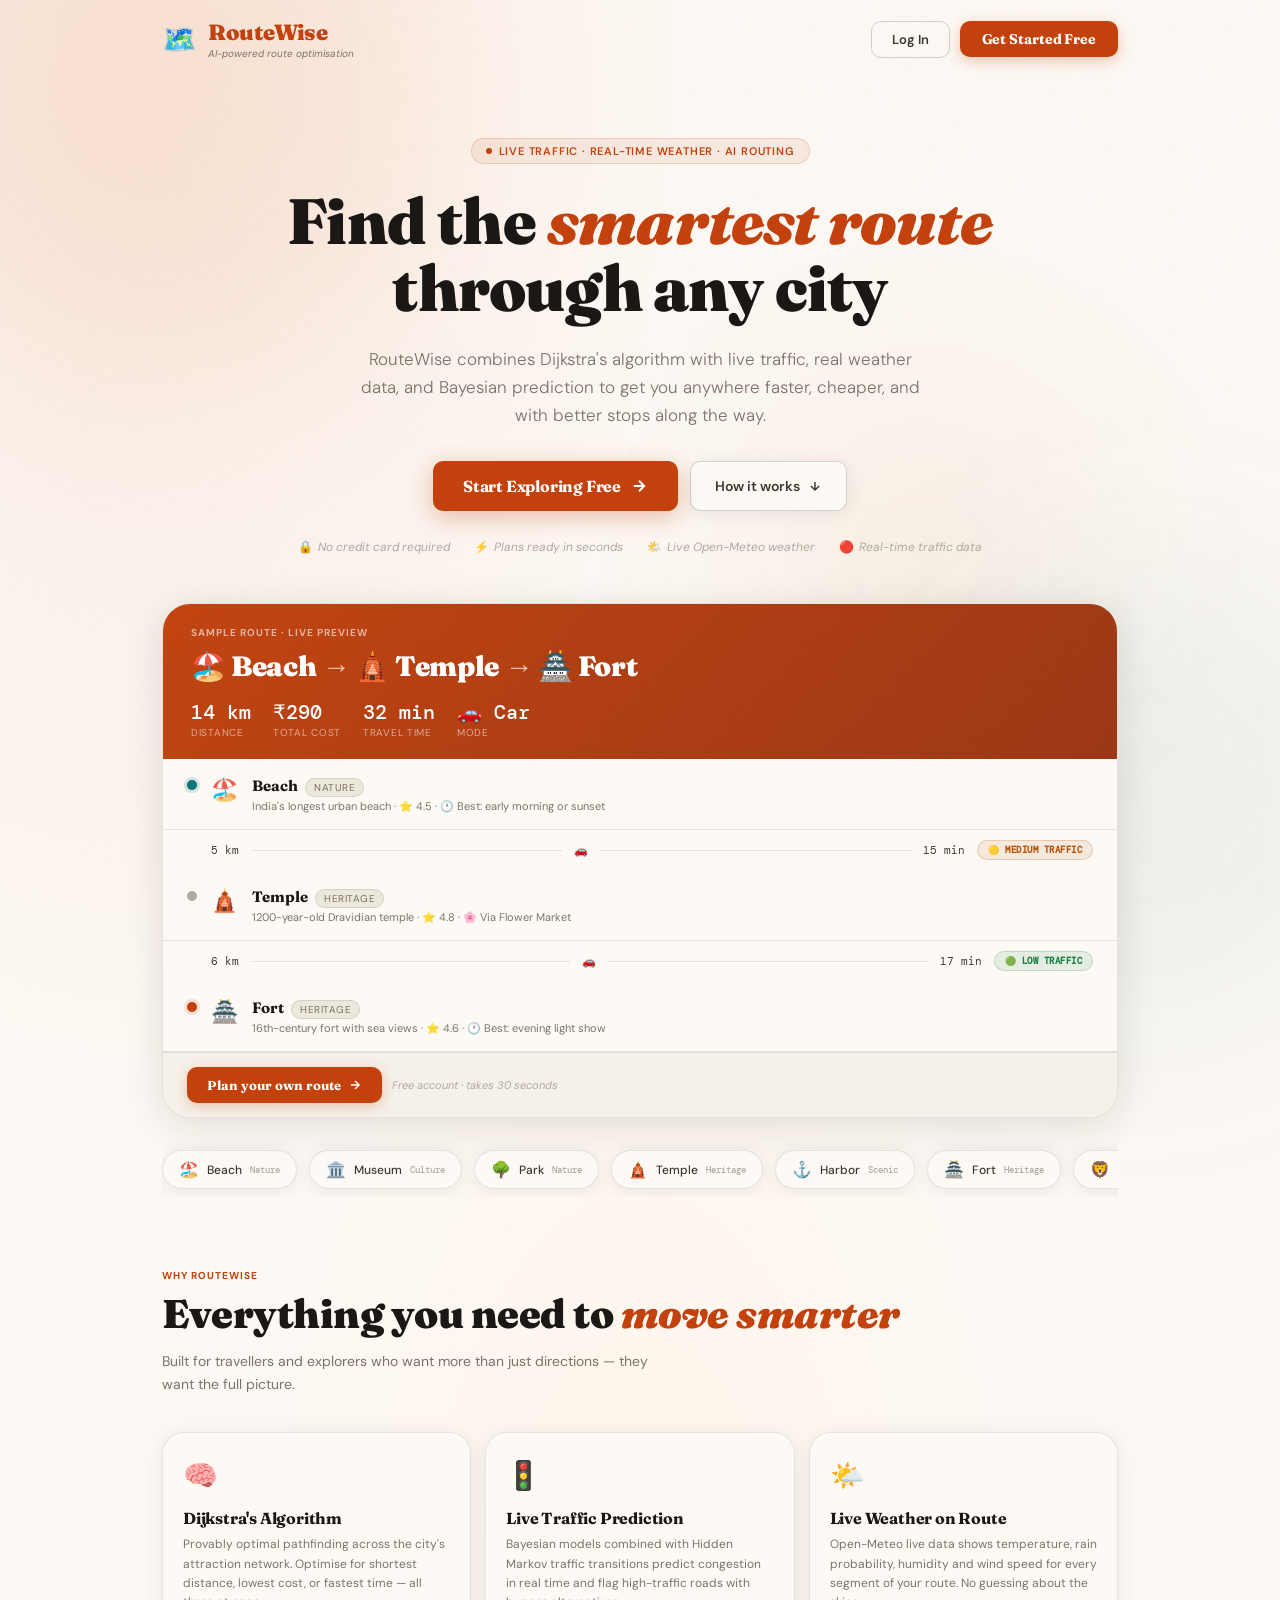
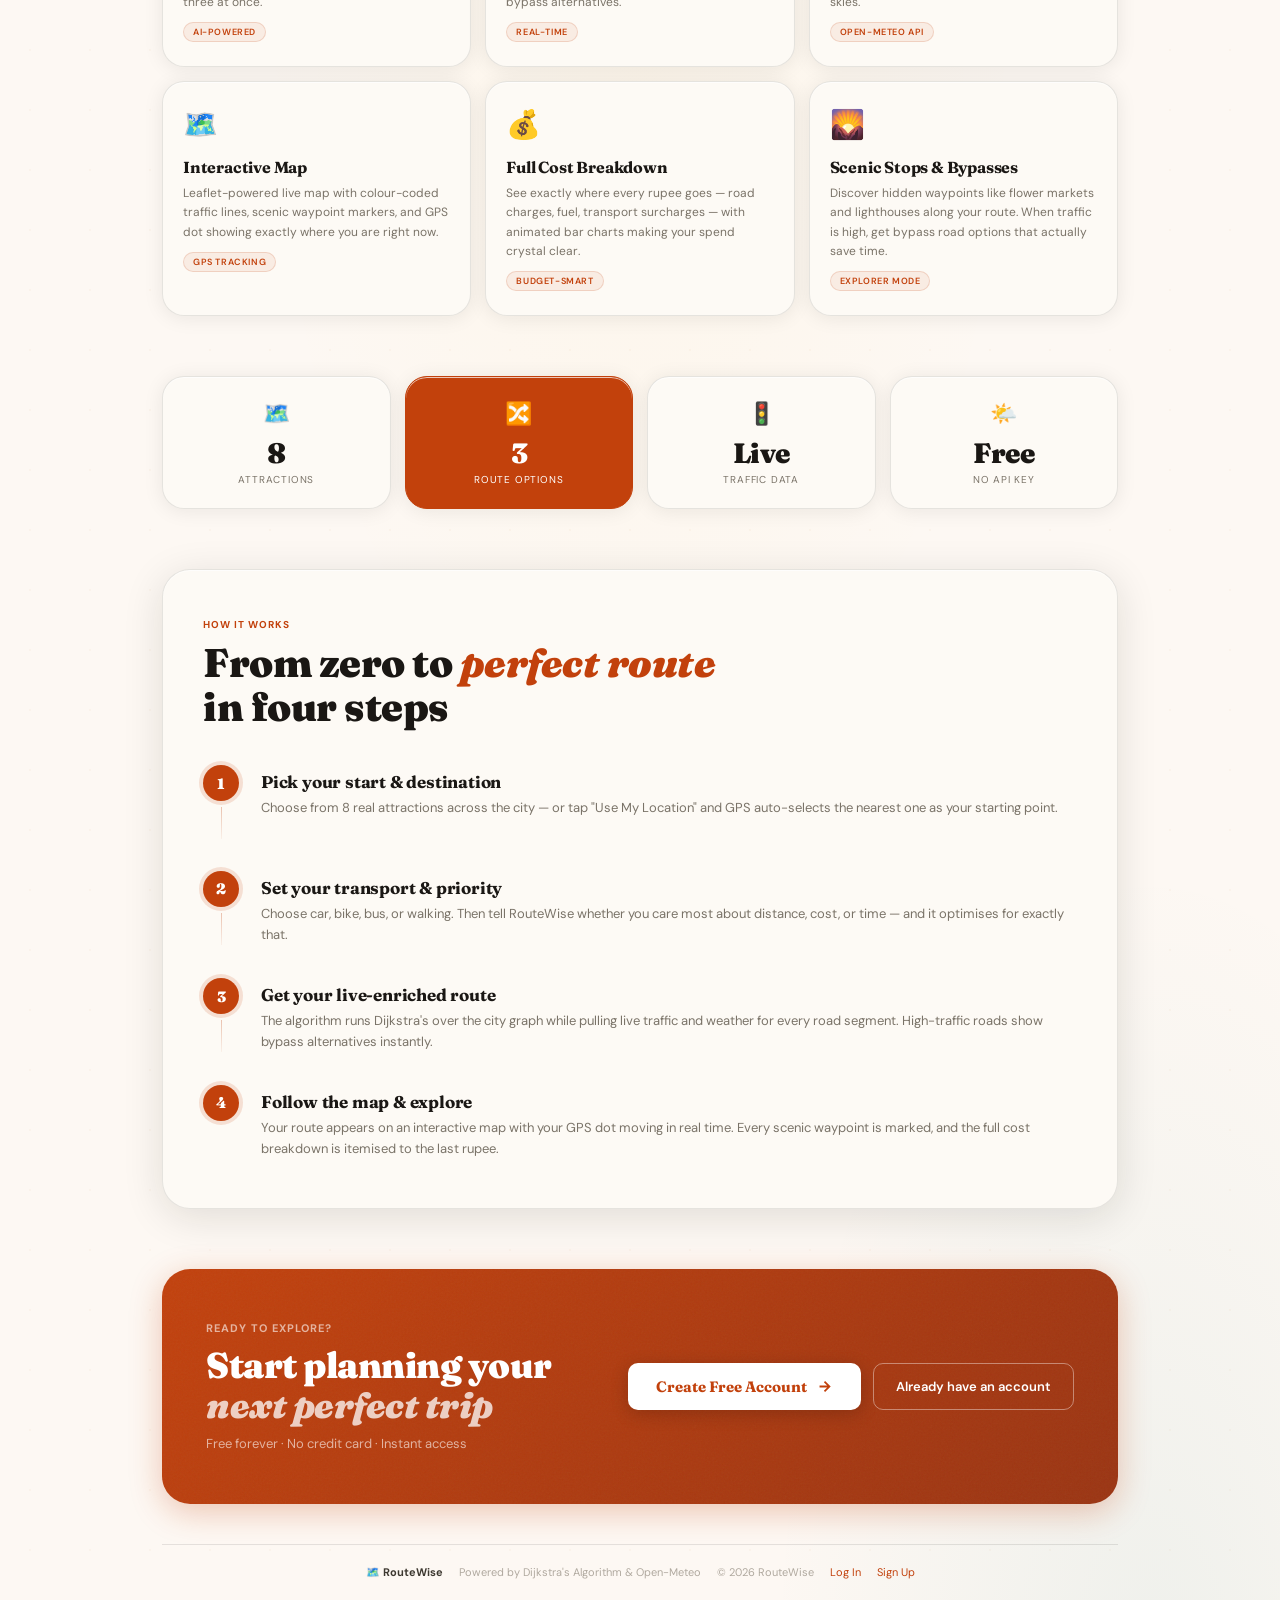
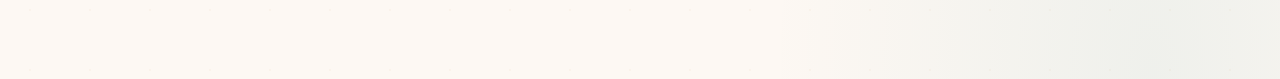
<file: templates/landing.html>
<!DOCTYPE html>
<html lang="en">
<head>
  <meta charset="UTF-8"/>
  <meta name="viewport" content="width=device-width,initial-scale=1.0"/>
  <title>RouteWise — AI-Powered Route Optimisation</title>
  <link href="https://fonts.googleapis.com/css2?family=Fraunces:ital,opsz,wght@0,9..144,300;0,9..144,700;0,9..144,900;1,9..144,700&family=DM+Sans:wght@300;400;500;600&family=DM+Mono:wght@400;500&display=swap" rel="stylesheet"/>
  <style>
    /* ── Tokens ── */
    :root {
      --paper:     #f5f0e8;
      --paper-2:   #ede8dc;
      --paper-3:   #e4ddd0;
      --white:     #fdfaf5;
      --ink:       #1a1714;
      --ink-2:     #3d3830;
      --ink-3:     #7a7368;
      --ink-4:     #b0a99f;
      --rust:      #c2410c;
      --rust-2:    #ea580c;
      --rust-glow: rgba(194,65,12,.14);
      --teal:      #0d7377;
      --amber:     #b45309;
      --green:     #15803d;
      --red:       #be123c;
      --bdr:       rgba(26,23,20,.1);
      --bdr-hi:    rgba(26,23,20,.18);
      --r-sm:      10px;
      --r-md:      16px;
      --r-lg:      22px;
      --r-xl:      28px;
      --shadow:    0 2px 20px rgba(26,23,20,.08), 0 1px 0 rgba(255,255,255,.7) inset;
      --shadow-lg: 0 8px 40px rgba(26,23,20,.12), 0 1px 0 rgba(255,255,255,.7) inset;
    }

    *, *::before, *::after { margin:0; padding:0; box-sizing:border-box }
    html { scroll-behavior:smooth }
    body {
      font-family: 'DM Sans', sans-serif;
      background: #fdf8f3;
      background-image:
        radial-gradient(ellipse 80% 60% at 10% 0%, rgba(194,65,12,.07) 0%, transparent 55%),
        radial-gradient(ellipse 60% 50% at 90% 100%, rgba(13,115,119,.06) 0%, transparent 50%),
        radial-gradient(ellipse 50% 40% at 50% 50%, rgba(251,191,36,.04) 0%, transparent 60%),
        url("data:image/svg+xml,%3Csvg xmlns='http://www.w3.org/2000/svg' width='60' height='60'%3E%3Ccircle cx='30' cy='30' r='1' fill='%23c2410c' opacity='.04'/%3E%3C/svg%3E");
      color: var(--ink);
      min-height: 100vh;
      overflow-x: hidden;
    }

    /* Grain */
    body::after {
      content:''; position:fixed; inset:0; z-index:0; pointer-events:none;
      background-image: url("data:image/svg+xml,%3Csvg viewBox='0 0 200 200' xmlns='http://www.w3.org/2000/svg'%3E%3Cfilter id='n'%3E%3CfeTurbulence type='fractalNoise' baseFrequency='0.9' numOctaves='4' stitchTiles='stitch'/%3E%3C/filter%3E%3Crect width='100%25' height='100%25' filter='url(%23n)' opacity='0.04'/%3E%3C/svg%3E");
      opacity:.45;
    }

    /* Blobs */
    .blob { position:fixed; border-radius:50%; filter:blur(90px); pointer-events:none; z-index:0 }
    .blob-1 { width:560px;height:560px;background:rgba(234,88,12,.07);top:-180px;left:-120px;animation:orb 20s ease-in-out infinite alternate }
    .blob-2 { width:480px;height:480px;background:rgba(13,115,119,.06);bottom:-140px;right:-100px;animation:orb 26s ease-in-out infinite alternate-reverse }
    .blob-3 { width:360px;height:360px;background:rgba(180,83,9,.05);top:42%;left:58%;animation:orb 17s ease-in-out infinite alternate }
    @keyframes orb { from{transform:scale(1) translate(0,0)} to{transform:scale(1.12) translate(22px,16px)} }

    /* Wrapper */
    .page { position:relative; z-index:1; max-width:1000px; margin:0 auto; padding:0 22px 80px }

    /* ── NAV ── */
    nav {
      display:flex; align-items:center; justify-content:space-between;
      padding:18px 0; gap:16px;
      animation: slideDown .55s cubic-bezier(.16,1,.3,1) both;
    }
    @keyframes slideDown { from{opacity:0;transform:translateY(-16px)} to{opacity:1;transform:none} }
    .nav-brand { display:flex; align-items:center; gap:11px; text-decoration:none }
    .nav-logo   { font-size:28px; animation:spin 16s linear infinite }
    @keyframes spin { to{transform:rotate(360deg)} }
    .nav-name   { font-family:'Fraunces',serif; font-weight:900; font-size:22px; color:var(--rust); letter-spacing:-.4px }
    .nav-tag    { font-size:10px; color:var(--ink-3); font-style:italic; margin-top:1px }
    .nav-btns   { display:flex; gap:10px; align-items:center }
    .btn-ghost  {
      padding:9px 20px; background:transparent; border:1.5px solid var(--bdr-hi);
      border-radius:var(--r-sm); font-family:'DM Sans',sans-serif; font-size:13px;
      font-weight:600; color:var(--ink-2); cursor:pointer; text-decoration:none;
      transition:all .2s;
    }
    .btn-ghost:hover { border-color:var(--rust); color:var(--rust); background:var(--rust-glow) }
    .btn-cta {
      padding:9px 22px; background:var(--rust); border:none; border-radius:var(--r-sm);
      font-family:'Fraunces',serif; font-size:14px; font-weight:700; color:#fff;
      cursor:pointer; text-decoration:none; letter-spacing:-.1px;
      box-shadow:0 4px 14px rgba(194,65,12,.28); transition:all .2s;
    }
    .btn-cta:hover { transform:translateY(-2px); box-shadow:0 8px 24px rgba(194,65,12,.38) }

    /* ── HERO ── */
    .hero {
      padding:60px 0 48px;
      display:flex; flex-direction:column; align-items:center; text-align:center; gap:24px;
      animation:fadeUp .6s cubic-bezier(.16,1,.3,1) .1s both;
    }
    @keyframes fadeUp { from{opacity:0;transform:translateY(20px)} to{opacity:1;transform:none} }

    .hero-eyebrow {
      display:inline-flex; align-items:center; gap:7px;
      background:rgba(194,65,12,.08); border:1px solid rgba(194,65,12,.18);
      border-radius:30px; padding:5px 14px;
      font-size:11px; font-weight:600; color:var(--rust);
      text-transform:uppercase; letter-spacing:.8px;
    }
    .eyebrow-dot { width:6px;height:6px;border-radius:50%;background:var(--rust);animation:blink 1.4s ease-in-out infinite }
    @keyframes blink { 0%,100%{opacity:1} 50%{opacity:.3} }

    .hero h1 {
      font-family:'Fraunces',serif; font-size:clamp(36px,7vw,64px);
      font-weight:900; line-height:1.04; color:var(--ink); letter-spacing:-.8px;
      max-width:720px;
    }
    .hero h1 em { font-style:italic; color:var(--rust) }
    .hero-sub {
      font-size:clamp(14px,2vw,17px); color:var(--ink-3); font-weight:300;
      line-height:1.65; max-width:560px;
    }

    .hero-actions { display:flex; gap:12px; flex-wrap:wrap; justify-content:center; margin-top:8px }
    .btn-hero {
      display:flex; align-items:center; gap:9px;
      padding:15px 30px; background:var(--rust); border:none;
      border-radius:var(--r-sm); font-family:'Fraunces',serif;
      font-size:16px; font-weight:700; color:#fff; cursor:pointer;
      text-decoration:none; letter-spacing:-.2px; position:relative; overflow:hidden;
      box-shadow:0 6px 24px rgba(194,65,12,.32); transition:all .22s;
    }
    .btn-hero::before {
      content:''; position:absolute; inset:0;
      background:linear-gradient(90deg,transparent,rgba(255,255,255,.15),transparent);
      transform:translateX(-100%); transition:transform .5s;
    }
    .btn-hero:hover::before { transform:translateX(100%) }
    .btn-hero:hover { transform:translateY(-2px); box-shadow:0 10px 32px rgba(194,65,12,.4) }
    .btn-hero svg { width:18px;height:18px;transition:transform .2s }
    .btn-hero:hover svg { transform:translateX(4px) }
    .btn-secondary {
      display:flex; align-items:center; gap:8px;
      padding:15px 24px; background:var(--white);
      border:1.5px solid var(--bdr-hi); border-radius:var(--r-sm);
      font-family:'DM Sans',sans-serif; font-size:14px; font-weight:600;
      color:var(--ink-2); cursor:pointer; text-decoration:none;
      transition:all .2s; box-shadow:var(--shadow);
    }
    .btn-secondary:hover { border-color:var(--rust); color:var(--rust); transform:translateY(-2px) }

    /* Trust bar */
    .trust-bar {
      display:flex; gap:24px; flex-wrap:wrap; justify-content:center;
      font-size:12px; color:var(--ink-4); font-style:italic; margin-top:4px;
    }
    .trust-item { display:flex; align-items:center; gap:5px }
    .trust-item span:first-child { font-style:normal }

    /* ── ROUTE DEMO ── */
    .demo-card {
      background:var(--white); border:1px solid var(--bdr); border-radius:var(--r-xl);
      box-shadow:var(--shadow-lg); overflow:hidden;
      animation:fadeUp .6s cubic-bezier(.16,1,.3,1) .2s both;
      margin:0 0 12px;
    }
    .demo-header {
      background:linear-gradient(135deg, #c2410c 0%, #9a3412 100%);
      padding:22px 28px 20px; position:relative; overflow:hidden;
    }
    .demo-header::before {
      content:''; position:absolute; inset:0;
      background-image: url("data:image/svg+xml,%3Csvg viewBox='0 0 200 200' xmlns='http://www.w3.org/2000/svg'%3E%3Cfilter id='n'%3E%3CfeTurbulence type='fractalNoise' baseFrequency='0.65' numOctaves='3' stitchTiles='stitch'/%3E%3C/filter%3E%3Crect width='100%25' height='100%25' filter='url(%23n)' opacity='0.05'/%3E%3C/svg%3E");
      pointer-events:none;
    }
    .demo-eyebrow { font-size:10px; font-weight:700; color:rgba(255,255,255,.6); text-transform:uppercase; letter-spacing:1px; margin-bottom:10px; position:relative }
    .demo-route   { font-family:'Fraunces',serif; font-size:clamp(20px,4vw,28px); font-weight:900; color:#fff; letter-spacing:-.4px; position:relative }
    .demo-route em { font-style:italic; color:rgba(255,255,255,.7) }
    .demo-stats {
      display:flex; gap:22px; flex-wrap:wrap; margin-top:16px; position:relative;
    }
    .ds { text-align:left }
    .ds-val { font-family:'DM Mono',monospace; font-size:20px; font-weight:500; color:#fff }
    .ds-lbl { font-size:10px; color:rgba(255,255,255,.55); text-transform:uppercase; letter-spacing:.7px; margin-top:1px }

    .demo-body { padding:0 }
    .demo-stop {
      display:flex; align-items:flex-start; gap:14px;
      padding:16px 24px; border-bottom:1px solid var(--bdr);
      opacity:0; transform:translateX(-16px);
    }
    .demo-stop.in { animation:stopIn .45s cubic-bezier(.16,1,.3,1) forwards }
    @keyframes stopIn { to{opacity:1;transform:none} }
    .ds-dot { width:10px; height:10px; border-radius:50%; flex-shrink:0; margin-top:5px }
    .ds-dot.start  { background:var(--teal); box-shadow:0 0 0 3px rgba(13,115,119,.18) }
    .ds-dot.end    { background:var(--rust); box-shadow:0 0 0 3px var(--rust-glow) }
    .ds-dot.mid    { background:var(--ink-4) }
    .ds-icon { font-size:22px; flex-shrink:0 }
    .ds-info { flex:1 }
    .ds-name { font-family:'Fraunces',serif; font-weight:700; font-size:15px; color:var(--ink) }
    .ds-cat  { font-size:10px; color:var(--ink-3); text-transform:uppercase; letter-spacing:.5px; background:var(--paper-2); border:1px solid var(--bdr); border-radius:20px; padding:2px 8px; margin-left:7px }
    .ds-meta { font-size:11px; color:var(--ink-3); margin-top:3px }

    .demo-road {
      display:flex; align-items:center; gap:12px;
      padding:10px 24px 10px 48px; font-size:11px; font-family:'DM Mono',monospace;
      opacity:0;
    }
    .demo-road.in { animation:fadeUp .3s ease forwards }
    .dr-line { flex:1; height:1px; background:var(--bdr) }
    .dr-badge {
      padding:3px 10px; border-radius:20px; font-size:9px; font-weight:700;
      text-transform:uppercase; letter-spacing:.5px;
    }
    .dr-badge.low    { background:rgba(21,128,61,.1); color:var(--green); border:1px solid rgba(21,128,61,.2) }
    .dr-badge.medium { background:rgba(180,83,9,.1);  color:var(--amber); border:1px solid rgba(180,83,9,.2) }
    .dr-badge.high   { background:rgba(190,18,60,.1); color:var(--red);   border:1px solid rgba(190,18,60,.2); animation:blink 1.4s ease-in-out infinite }
    .dr-dist { color:var(--ink-2) }
    .dr-time { color:var(--ink-2) }

    .demo-footer {
      display:flex; gap:10px; align-items:center; padding:14px 24px;
      background:var(--paper); border-top:1px solid var(--bdr);
    }
    .demo-footer a {
      display:inline-flex; align-items:center; gap:7px;
      background:var(--rust); color:#fff; text-decoration:none;
      padding:10px 20px; border-radius:var(--r-sm);
      font-family:'Fraunces',serif; font-size:13px; font-weight:700;
      transition:all .2s; box-shadow:0 3px 12px rgba(194,65,12,.25);
    }
    .demo-footer a:hover { transform:translateY(-2px); box-shadow:0 6px 20px rgba(194,65,12,.35) }
    .demo-footer-note { font-size:11px; color:var(--ink-4); font-style:italic }

    /* ── FEATURES ── */
    .section-eyebrow {
      font-size:10px; font-weight:700; color:var(--rust); text-transform:uppercase;
      letter-spacing:1px; margin-bottom:10px;
    }
    .section-title {
      font-family:'Fraunces',serif; font-size:clamp(26px,5vw,40px);
      font-weight:900; color:var(--ink); letter-spacing:-.5px; line-height:1.1;
      margin-bottom:14px;
    }
    .section-title em { font-style:italic; color:var(--rust) }
    .section-sub { font-size:14px; color:var(--ink-3); max-width:520px; line-height:1.65 }

    .features-grid {
      display:grid; grid-template-columns:repeat(3,1fr); gap:14px;
      margin-top:36px;
    }
    @media(max-width:640px) { .features-grid { grid-template-columns:1fr } }
    @media(max-width:860px) { .features-grid { grid-template-columns:1fr 1fr } }

    .feat-card {
      background:var(--white); border:1px solid var(--bdr); border-radius:var(--r-lg);
      padding:24px 20px; box-shadow:var(--shadow);
      opacity:0; transform:translateY(14px);
      transition:border-color .2s, box-shadow .2s, transform .2s;
    }
    .feat-card.in { animation:fadeUp .5s cubic-bezier(.16,1,.3,1) forwards }
    .feat-card:hover { border-color:rgba(194,65,12,.25); box-shadow:var(--shadow-lg); transform:translateY(-3px) !important }
    .feat-icon { font-size:28px; margin-bottom:14px }
    .feat-title { font-family:'Fraunces',serif; font-weight:700; font-size:16px; color:var(--ink); margin-bottom:7px; letter-spacing:-.2px }
    .feat-desc  { font-size:12px; color:var(--ink-3); line-height:1.6 }
    .feat-tag   {
      display:inline-block; margin-top:10px;
      font-size:9px; font-weight:600; color:var(--rust); text-transform:uppercase; letter-spacing:.6px;
      background:rgba(194,65,12,.07); border:1px solid rgba(194,65,12,.16);
      border-radius:20px; padding:3px 9px;
    }

    /* ── HOW IT WORKS ── */
    .how-section {
      background:var(--white); border:1px solid var(--bdr);
      border-radius:var(--r-xl); padding:48px 40px;
      box-shadow:var(--shadow-lg); margin:60px 0;
    }
    @media(max-width:560px) { .how-section { padding:30px 22px } }
    .steps { display:flex; flex-direction:column; gap:0; margin-top:36px }
    .step {
      display:flex; gap:22px; align-items:flex-start; position:relative;
      padding-bottom:32px; opacity:0; transform:translateX(-16px);
    }
    .step:last-child { padding-bottom:0 }
    .step.in { animation:stopIn .5s cubic-bezier(.16,1,.3,1) forwards }
    .step-track {
      display:flex; flex-direction:column; align-items:center; flex-shrink:0; gap:0;
    }
    .step-num {
      width:36px; height:36px; border-radius:50%;
      background:var(--rust); color:#fff;
      font-family:'Fraunces',serif; font-weight:900; font-size:15px;
      display:flex; align-items:center; justify-content:center;
      box-shadow:0 0 0 4px var(--rust-glow);
    }
    .step-line {
      width:1px; flex:1; min-height:32px;
      background:linear-gradient(to bottom, rgba(194,65,12,.3), rgba(194,65,12,.05));
      margin-top:6px;
    }
    .step:last-child .step-line { display:none }
    .step-body { padding-top:6px }
    .step-title { font-family:'Fraunces',serif; font-weight:700; font-size:17px; color:var(--ink); margin-bottom:5px; letter-spacing:-.2px }
    .step-desc  { font-size:13px; color:var(--ink-3); line-height:1.65 }

    /* ── ATTRACTIONS MARQUEE ── */
    .marquee-section { overflow:hidden; padding:8px 0; margin:24px 0 }
    .marquee-track {
      display:flex; gap:12px; width:max-content;
      animation:marquee 28s linear infinite;
    }
    @keyframes marquee { from{transform:translateX(0)} to{transform:translateX(-50%)} }
    .marquee-chip {
      display:flex; align-items:center; gap:8px;
      background:var(--white); border:1px solid var(--bdr); border-radius:30px;
      padding:8px 16px; white-space:nowrap; flex-shrink:0;
      font-size:12px; font-weight:500; color:var(--ink-2);
      box-shadow:var(--shadow);
    }
    .mc-icon { font-size:16px }
    .mc-cat  { font-size:9px; color:var(--ink-4); font-family:'DM Mono',monospace }

    /* ── STATS SECTION ── */
    .stats-section {
      display:grid; grid-template-columns:repeat(4,1fr); gap:14px;
      margin:60px 0;
    }
    @media(max-width:560px) { .stats-section { grid-template-columns:1fr 1fr } }
    .stat-box {
      background:var(--white); border:1px solid var(--bdr); border-radius:var(--r-lg);
      padding:22px 18px; text-align:center; box-shadow:var(--shadow);
      opacity:0; transform:translateY(12px);
    }
    .stat-box.in { animation:fadeUp .5s cubic-bezier(.16,1,.3,1) forwards }
    .stat-box.accent { background:var(--rust); border-color:var(--rust) }
    .stat-box.accent .stat-v,.stat-box.accent .stat-l { color:#fff }
    .stat-e { font-size:22px; margin-bottom:8px }
    .stat-v { font-family:'Fraunces',serif; font-size:28px; font-weight:900; color:var(--ink); letter-spacing:-.6px }
    .stat-l { font-size:10px; color:var(--ink-3); text-transform:uppercase; letter-spacing:.8px; margin-top:3px }

    /* ── CTA BANNER ── */
    .cta-banner {
      background:linear-gradient(135deg, #c2410c 0%, #9a3412 100%);
      border-radius:var(--r-xl); padding:52px 44px;
      display:flex; align-items:center; justify-content:space-between;
      gap:28px; flex-wrap:wrap; position:relative; overflow:hidden;
      box-shadow:0 8px 32px rgba(194,65,12,.28);
      margin:60px 0 40px;
    }
    .cta-banner::before {
      content:''; position:absolute; inset:0;
      background-image: url("data:image/svg+xml,%3Csvg viewBox='0 0 200 200' xmlns='http://www.w3.org/2000/svg'%3E%3Cfilter id='n'%3E%3CfeTurbulence type='fractalNoise' baseFrequency='0.65' numOctaves='3' stitchTiles='stitch'/%3E%3C/filter%3E%3Crect width='100%25' height='100%25' filter='url(%23n)' opacity='0.05'/%3E%3C/svg%3E");
      pointer-events:none;
    }
    .cta-text { position:relative; z-index:1 }
    .cta-label { font-size:11px; font-weight:700; color:rgba(255,255,255,.6); text-transform:uppercase; letter-spacing:1px; margin-bottom:10px }
    .cta-title { font-family:'Fraunces',serif; font-size:clamp(24px,4vw,36px); font-weight:900; color:#fff; letter-spacing:-.5px; line-height:1.12; margin-bottom:10px }
    .cta-title em { font-style:italic; color:rgba(255,255,255,.75) }
    .cta-note  { font-size:13px; color:rgba(255,255,255,.6) }
    .cta-actions { position:relative; z-index:1; display:flex; gap:12px; flex-wrap:wrap }
    .btn-white {
      display:flex; align-items:center; gap:9px;
      background:#fff; color:var(--rust); border:none; border-radius:var(--r-sm);
      font-family:'Fraunces',serif; font-size:15px; font-weight:700;
      padding:14px 28px; cursor:pointer; text-decoration:none; white-space:nowrap;
      box-shadow:0 4px 18px rgba(0,0,0,.18);
      transition:transform .2s, box-shadow .2s;
    }
    .btn-white:hover { transform:translateY(-2px); box-shadow:0 8px 28px rgba(0,0,0,.24) }
    .btn-outline-white {
      display:flex; align-items:center; gap:8px;
      background:transparent; color:#fff;
      border:1.5px solid rgba(255,255,255,.4); border-radius:var(--r-sm);
      font-family:'DM Sans',sans-serif; font-size:13px; font-weight:600;
      padding:14px 22px; cursor:pointer; text-decoration:none;
      transition:all .2s;
    }
    .btn-outline-white:hover { border-color:rgba(255,255,255,.8); background:rgba(255,255,255,.1) }

    /* ── FOOTER ── */
    footer {
      text-align:center; font-size:11px; color:var(--ink-4);
      padding:20px 0; border-top:1px solid var(--bdr);
      display:flex; align-items:center; justify-content:center; gap:16px; flex-wrap:wrap;
    }
    footer a { color:var(--rust); text-decoration:none }

    /* ── MODAL ── */
    .modal-overlay {
      display:none; position:fixed; inset:0;
      background:rgba(26,23,20,.5); backdrop-filter:blur(6px);
      z-index:9999; align-items:center; justify-content:center; padding:20px;
    }
    .modal-overlay.open { display:flex; animation:fadeIn .25s ease }
    @keyframes fadeIn { from{opacity:0} to{opacity:1} }
    .modal {
      background:var(--white); border:1px solid var(--bdr);
      border-radius:var(--r-xl); padding:40px 36px; max-width:420px; width:100%;
      box-shadow:0 24px 64px rgba(26,23,20,.18);
      animation:modalPop .3s cubic-bezier(.16,1,.3,1) both; position:relative;
    }
    @keyframes modalPop { from{opacity:0;transform:scale(.94) translateY(10px)} to{opacity:1;transform:none} }
    .modal-close {
      position:absolute; top:16px; right:16px;
      background:rgba(26,23,20,.06); border:1px solid rgba(26,23,20,.1);
      border-radius:50%; width:30px; height:30px;
      display:flex; align-items:center; justify-content:center;
      font-size:14px; cursor:pointer; color:var(--ink-3); transition:all .18s;
    }
    .modal-close:hover { background:rgba(26,23,20,.12); color:var(--ink) }
    .modal-title { font-family:'Fraunces',serif; font-size:24px; font-weight:900; color:var(--ink); margin-bottom:6px; letter-spacing:-.3px }
    .modal-sub   { font-size:13px; color:var(--ink-3); margin-bottom:26px }
    .modal-tabs  { display:flex; gap:0; margin-bottom:24px; border-bottom:2px solid var(--bdr) }
    .modal-tab {
      flex:1; padding:10px; text-align:center; font-size:13px; font-weight:600;
      color:var(--ink-3); cursor:pointer; border-bottom:2px solid transparent;
      margin-bottom:-2px; transition:all .2s;
    }
    .modal-tab.active { color:var(--rust); border-bottom-color:var(--rust) }
    .form-group { display:flex; flex-direction:column; gap:8px; margin-bottom:14px }
    .form-group label { font-size:10px; font-weight:700; color:var(--ink-3); text-transform:uppercase; letter-spacing:.7px }
    .form-group input {
      width:100%; padding:11px 13px;
      border:1px solid var(--bdr-hi); border-radius:var(--r-sm);
      font-family:'DM Sans',sans-serif; font-size:14px; color:var(--ink);
      background:var(--paper); outline:none;
      transition:border-color .2s, box-shadow .2s;
    }
    .form-group input:focus { border-color:var(--rust); box-shadow:0 0 0 3px var(--rust-glow) }
    .form-group input::placeholder { color:var(--ink-4) }
    .auth-submit {
      width:100%; margin-top:6px; padding:14px;
      background:var(--rust); color:#fff; border:none;
      border-radius:var(--r-sm); font-family:'Fraunces',serif;
      font-size:15px; font-weight:700; cursor:pointer;
      box-shadow:0 4px 16px rgba(194,65,12,.28); letter-spacing:-.1px;
      transition:transform .18s, box-shadow .18s;
    }
    .auth-submit:hover { transform:translateY(-2px); box-shadow:0 8px 24px rgba(194,65,12,.38) }
    .alert-error {
      background:rgba(190,18,60,.06); color:#be123c;
      border:1px solid rgba(190,18,60,.2); border-left:3px solid var(--red);
      border-radius:var(--r-sm); padding:10px 14px; font-size:13px;
      margin-bottom:14px;
    }
    .pw-bar { height:3px; border-radius:2px; margin-top:5px; background:var(--bdr); transition:all .3s }

    @media(max-width:560px) {
      .how-section { padding:28px 18px }
      .cta-banner  { padding:32px 22px; flex-direction:column }
      .hero-actions { flex-direction:column; align-items:center }
      .btn-hero,.btn-secondary { width:100%; justify-content:center }
    }
  </style>
</head>
<body>
<div class="blob blob-1"></div>
<div class="blob blob-2"></div>
<div class="blob blob-3"></div>

<!-- AUTH MODAL -->
<div class="modal-overlay" id="authModal">
  <div class="modal">
    <button class="modal-close" id="modalClose">✕</button>
    <div class="modal-title">Welcome to RouteWise 🗺️</div>
    <div class="modal-sub">Sign in or create a free account to start planning.</div>
    <div class="modal-tabs">
      <div class="modal-tab active" data-tab="login">Log In</div>
      <div class="modal-tab" data-tab="signup">Sign Up</div>
    </div>

    <!-- LOGIN FORM -->
    <div id="tabLogin">
      <form method="POST" action="/login" style="display:flex;flex-direction:column;gap:0">
        <div class="form-group">
          <label>Email</label>
          <input type="email" name="email" placeholder="you@example.com" required/>
        </div>
        <div class="form-group">
          <label>Password</label>
          <input type="password" name="password" placeholder="Your password" required/>
        </div>
        <div style="display:flex;align-items:center;gap:8px;margin-bottom:4px">
          <input type="checkbox" name="remember" id="rememberModal" style="accent-color:var(--rust);width:14px;height:14px;cursor:pointer"/>
          <label for="rememberModal" style="font-size:12px;color:var(--ink-3);cursor:pointer">Remember me for 30 days</label>
        </div>
        <button type="submit" class="auth-submit">Log In →</button>
      </form>
      <p style="text-align:center;margin-top:14px;font-size:13px;color:var(--ink-3)">
        Don't have an account? <a href="#" onclick="switchTab('signup')" style="color:var(--rust);font-weight:600;text-decoration:none">Sign up free →</a>
      </p>
    </div>

    <!-- SIGNUP FORM -->
    <div id="tabSignup" style="display:none">
      <form method="POST" action="/signup" autocomplete="off" style="display:flex;flex-direction:column;gap:0">
        <div class="form-group">
          <label>Username</label>
          <input type="text" name="username" placeholder="e.g. traveller_raj" required/>
        </div>
        <div class="form-group">
          <label>Email</label>
          <input type="email" name="email" placeholder="you@example.com" required/>
        </div>
        <div class="form-group">
          <label>Password</label>
          <input type="password" name="password" id="pwSignup" placeholder="Min 6 characters" required/>
          <div class="pw-bar" id="pwBar"></div>
        </div>
        <div class="form-group">
          <label>Confirm Password</label>
          <input type="password" name="confirm" placeholder="Repeat password" required/>
        </div>
        <button type="submit" class="auth-submit">Create Account →</button>
      </form>
      <p style="text-align:center;margin-top:14px;font-size:13px;color:var(--ink-3)">
        Already have an account? <a href="#" onclick="switchTab('login')" style="color:var(--rust);font-weight:600;text-decoration:none">Log in →</a>
      </p>
    </div>
  </div>
</div>

<div class="page">

  <!-- NAV -->
  <nav>
    <a class="nav-brand" href="#">
      <span class="nav-logo">🗺️</span>
      <div>
        <div class="nav-name">RouteWise</div>
        <div class="nav-tag">AI-powered route optimisation</div>
      </div>
    </a>
    <div class="nav-btns">
      <a class="btn-ghost" href="#" onclick="openModal('login')">Log In</a>
      <a class="btn-cta"   href="#" onclick="openModal('signup')">Get Started Free</a>
    </div>
  </nav>

  <!-- HERO -->
  <section class="hero">
    <div class="hero-eyebrow">
      <span class="eyebrow-dot"></span>
      Live traffic · Real-time weather · AI routing
    </div>
    <h1>Find the <em>smartest route</em><br>through any city</h1>
    <p class="hero-sub">
      RouteWise combines Dijkstra's algorithm with live traffic, real weather data, and Bayesian prediction to get you anywhere faster, cheaper, and with better stops along the way.
    </p>
    <div class="hero-actions">
      <a class="btn-hero" href="#" onclick="openModal('signup')">
        Start Exploring Free
        <svg viewBox="0 0 24 24" fill="none" stroke="currentColor" stroke-width="2.5"><path d="M5 12h14M12 5l7 7-7 7"/></svg>
      </a>
      <a class="btn-secondary" href="#how">
        <span>How it works</span>
        <svg width="14" height="14" viewBox="0 0 24 24" fill="none" stroke="currentColor" stroke-width="2.5"><path d="M12 5v14M5 12l7 7 7-7"/></svg>
      </a>
    </div>
    <div class="trust-bar">
      <span class="trust-item"><span>🔒</span> No credit card required</span>
      <span class="trust-item"><span>⚡</span> Plans ready in seconds</span>
      <span class="trust-item"><span>🌤️</span> Live Open-Meteo weather</span>
      <span class="trust-item"><span>🔴</span> Real-time traffic data</span>
    </div>
  </section>

  <!-- DEMO ROUTE CARD -->
  <div class="demo-card">
    <div class="demo-header">
      <div class="demo-eyebrow">Sample Route · Live Preview</div>
      <div class="demo-route">🏖️ Beach <em>→</em> 🛕 Temple <em>→</em> 🏯 Fort</div>
      <div class="demo-stats">
        <div class="ds"><div class="ds-val">14 km</div><div class="ds-lbl">Distance</div></div>
        <div class="ds"><div class="ds-val">₹290</div><div class="ds-lbl">Total cost</div></div>
        <div class="ds"><div class="ds-val">32 min</div><div class="ds-lbl">Travel time</div></div>
        <div class="ds"><div class="ds-val">🚗 Car</div><div class="ds-lbl">Mode</div></div>
      </div>
    </div>
    <div class="demo-body" id="demoBody">
      <div class="demo-stop" data-delay="0">
        <div class="ds-dot start"></div>
        <div class="ds-icon">🏖️</div>
        <div class="ds-info">
          <div><span class="ds-name">Beach</span><span class="ds-cat">Nature</span></div>
          <div class="ds-meta">India's longest urban beach · ⭐ 4.5 · 🕐 Best: early morning or sunset</div>
        </div>
      </div>
      <div class="demo-road" data-delay="120">
        <span class="dr-dist">5 km</span>
        <span class="dr-line"></span>
        <span>🚗</span>
        <span class="dr-line"></span>
        <span class="dr-dist">15 min</span>
        <span class="dr-badge medium">🟡 Medium traffic</span>
      </div>
      <div class="demo-stop" data-delay="220">
        <div class="ds-dot mid"></div>
        <div class="ds-icon">🛕</div>
        <div class="ds-info">
          <div><span class="ds-name">Temple</span><span class="ds-cat">Heritage</span></div>
          <div class="ds-meta">1200-year-old Dravidian temple · ⭐ 4.8 · 🌸 Via Flower Market</div>
        </div>
      </div>
      <div class="demo-road" data-delay="340">
        <span class="dr-dist">6 km</span>
        <span class="dr-line"></span>
        <span>🚗</span>
        <span class="dr-line"></span>
        <span class="dr-dist">17 min</span>
        <span class="dr-badge low">🟢 Low traffic</span>
      </div>
      <div class="demo-stop" data-delay="440">
        <div class="ds-dot end"></div>
        <div class="ds-icon">🏯</div>
        <div class="ds-info">
          <div><span class="ds-name">Fort</span><span class="ds-cat">Heritage</span></div>
          <div class="ds-meta">16th-century fort with sea views · ⭐ 4.6 · 🕐 Best: evening light show</div>
        </div>
      </div>
    </div>
    <div class="demo-footer">
      <a href="#" onclick="openModal('signup')">
        Plan your own route
        <svg width="14" height="14" viewBox="0 0 24 24" fill="none" stroke="currentColor" stroke-width="2.5"><path d="M5 12h14M12 5l7 7-7 7"/></svg>
      </a>
      <span class="demo-footer-note">Free account · takes 30 seconds</span>
    </div>
  </div>

  <!-- MARQUEE: ATTRACTIONS -->
  <div class="marquee-section">
    <div class="marquee-track" id="marquee"></div>
  </div>

  <!-- FEATURES -->
  <section style="padding:48px 0 0">
    <div class="section-eyebrow">Why RouteWise</div>
    <h2 class="section-title">Everything you need to <em>move smarter</em></h2>
    <p class="section-sub">Built for travellers and explorers who want more than just directions — they want the full picture.</p>

    <div class="features-grid">
      <div class="feat-card" data-delay="0">
        <div class="feat-icon">🧠</div>
        <div class="feat-title">Dijkstra's Algorithm</div>
        <div class="feat-desc">Provably optimal pathfinding across the city's attraction network. Optimise for shortest distance, lowest cost, or fastest time — all three at once.</div>
        <span class="feat-tag">AI-Powered</span>
      </div>
      <div class="feat-card" data-delay="80">
        <div class="feat-icon">🚦</div>
        <div class="feat-title">Live Traffic Prediction</div>
        <div class="feat-desc">Bayesian models combined with Hidden Markov traffic transitions predict congestion in real time and flag high-traffic roads with bypass alternatives.</div>
        <span class="feat-tag">Real-Time</span>
      </div>
      <div class="feat-card" data-delay="160">
        <div class="feat-icon">🌤️</div>
        <div class="feat-title">Live Weather on Route</div>
        <div class="feat-desc">Open-Meteo live data shows temperature, rain probability, humidity and wind speed for every segment of your route. No guessing about the skies.</div>
        <span class="feat-tag">Open-Meteo API</span>
      </div>
      <div class="feat-card" data-delay="240">
        <div class="feat-icon">🗺️</div>
        <div class="feat-title">Interactive Map</div>
        <div class="feat-desc">Leaflet-powered live map with colour-coded traffic lines, scenic waypoint markers, and GPS dot showing exactly where you are right now.</div>
        <span class="feat-tag">GPS Tracking</span>
      </div>
      <div class="feat-card" data-delay="320">
        <div class="feat-icon">💰</div>
        <div class="feat-title">Full Cost Breakdown</div>
        <div class="feat-desc">See exactly where every rupee goes — road charges, fuel, transport surcharges — with animated bar charts making your spend crystal clear.</div>
        <span class="feat-tag">Budget-Smart</span>
      </div>
      <div class="feat-card" data-delay="400">
        <div class="feat-icon">🌄</div>
        <div class="feat-title">Scenic Stops & Bypasses</div>
        <div class="feat-desc">Discover hidden waypoints like flower markets and lighthouses along your route. When traffic is high, get bypass road options that actually save time.</div>
        <span class="feat-tag">Explorer Mode</span>
      </div>
    </div>
  </section>

  <!-- STATS -->
  <div class="stats-section">
    <div class="stat-box" data-delay="0">
      <div class="stat-e">🗺️</div>
      <div class="stat-v">8</div>
      <div class="stat-l">Attractions</div>
    </div>
    <div class="stat-box accent" data-delay="80">
      <div class="stat-e">🔀</div>
      <div class="stat-v">3</div>
      <div class="stat-l">Route Options</div>
    </div>
    <div class="stat-box" data-delay="160">
      <div class="stat-e">🚦</div>
      <div class="stat-v">Live</div>
      <div class="stat-l">Traffic Data</div>
    </div>
    <div class="stat-box" data-delay="240">
      <div class="stat-e">🌤️</div>
      <div class="stat-v">Free</div>
      <div class="stat-l">No API Key</div>
    </div>
  </div>

  <!-- HOW IT WORKS -->
  <div class="how-section" id="how">
    <div class="section-eyebrow">How it works</div>
    <h2 class="section-title">From zero to <em>perfect route</em><br>in four steps</h2>
    <div class="steps">
      <div class="step" data-delay="0">
        <div class="step-track"><div class="step-num">1</div><div class="step-line"></div></div>
        <div class="step-body">
          <div class="step-title">Pick your start & destination</div>
          <div class="step-desc">Choose from 8 real attractions across the city — or tap "Use My Location" and GPS auto-selects the nearest one as your starting point.</div>
        </div>
      </div>
      <div class="step" data-delay="120">
        <div class="step-track"><div class="step-num">2</div><div class="step-line"></div></div>
        <div class="step-body">
          <div class="step-title">Set your transport & priority</div>
          <div class="step-desc">Choose car, bike, bus, or walking. Then tell RouteWise whether you care most about distance, cost, or time — and it optimises for exactly that.</div>
        </div>
      </div>
      <div class="step" data-delay="240">
        <div class="step-track"><div class="step-num">3</div><div class="step-line"></div></div>
        <div class="step-body">
          <div class="step-title">Get your live-enriched route</div>
          <div class="step-desc">The algorithm runs Dijkstra's over the city graph while pulling live traffic and weather for every road segment. High-traffic roads show bypass alternatives instantly.</div>
        </div>
      </div>
      <div class="step" data-delay="360">
        <div class="step-track"><div class="step-num">4</div><div class="step-line"></div></div>
        <div class="step-body">
          <div class="step-title">Follow the map & explore</div>
          <div class="step-desc">Your route appears on an interactive map with your GPS dot moving in real time. Every scenic waypoint is marked, and the full cost breakdown is itemised to the last rupee.</div>
        </div>
      </div>
    </div>
  </div>

  <!-- CTA BANNER -->
  <div class="cta-banner">
    <div class="cta-text">
      <div class="cta-label">Ready to explore?</div>
      <h2 class="cta-title">Start planning your<br><em>next perfect trip</em></h2>
      <div class="cta-note">Free forever · No credit card · Instant access</div>
    </div>
    <div class="cta-actions">
      <a class="btn-white" href="#" onclick="openModal('signup')">
        Create Free Account
        <svg width="17" height="17" viewBox="0 0 24 24" fill="none" stroke="currentColor" stroke-width="2.5"><path d="M5 12h14M12 5l7 7-7 7"/></svg>
      </a>
      <a class="btn-outline-white" href="#" onclick="openModal('login')">Already have an account</a>
    </div>
  </div>

  <!-- FOOTER -->
  <footer>
    <span>🗺️ <strong style="color:var(--ink-2)">RouteWise</strong></span>
    <span>Powered by Dijkstra's Algorithm &amp; Open-Meteo</span>
    <span>© 2026 RouteWise</span>
    <a href="#" onclick="openModal('login')">Log In</a>
    <a href="#" onclick="openModal('signup')">Sign Up</a>
  </footer>
</div>

<script>
/* ── MARQUEE CHIPS ── */
const attractions = [
  {icon:'🏖️', name:'Beach',  cat:'Nature'},
  {icon:'🏛️', name:'Museum', cat:'Culture'},
  {icon:'🌳', name:'Park',   cat:'Nature'},
  {icon:'🛕', name:'Temple', cat:'Heritage'},
  {icon:'⚓', name:'Harbor', cat:'Scenic'},
  {icon:'🏯', name:'Fort',   cat:'Heritage'},
  {icon:'🦁', name:'Zoo',    cat:'Wildlife'},
  {icon:'🛍️', name:'Mall',   cat:'Shopping'},
];
const mk = document.getElementById('marquee');
const all = [...attractions, ...attractions]; // double for seamless loop
all.forEach(a => {
  const c = document.createElement('div');
  c.className = 'marquee-chip';
  c.innerHTML = `<span class="mc-icon">${a.icon}</span><span>${a.name}</span><span class="mc-cat">${a.cat}</span>`;
  mk.appendChild(c);
});

/* ── DEMO CARD ANIMATION ── */
window.addEventListener('load', () => {
  document.querySelectorAll('.demo-stop[data-delay],.demo-road[data-delay]').forEach(el => {
    setTimeout(() => el.classList.add('in'), 400 + parseInt(el.dataset.delay));
  });
  // features
  const io = new IntersectionObserver((entries) => {
    entries.forEach(e => {
      if (e.isIntersecting) {
        const el = e.target;
        const d  = parseInt(el.dataset.delay || 0);
        setTimeout(() => el.classList.add('in'), d);
        io.unobserve(el);
      }
    });
  }, {threshold: 0.15});
  document.querySelectorAll('.feat-card,.stat-box,.step').forEach(el => io.observe(el));
});

/* ── MODAL ── */
function openModal(tab) {
  document.getElementById('authModal').classList.add('open');
  switchTab(tab || 'login');
  document.body.style.overflow = 'hidden';
}
function closeModal() {
  document.getElementById('authModal').classList.remove('open');
  document.body.style.overflow = '';
}
function switchTab(tab) {
  document.querySelectorAll('.modal-tab').forEach(t => t.classList.toggle('active', t.dataset.tab === tab));
  document.getElementById('tabLogin').style.display  = tab === 'login'  ? 'block' : 'none';
  document.getElementById('tabSignup').style.display = tab === 'signup' ? 'block' : 'none';
}

document.getElementById('modalClose').addEventListener('click', closeModal);
document.getElementById('authModal').addEventListener('click', e => {
  if (e.target === document.getElementById('authModal')) closeModal();
});
document.querySelectorAll('.modal-tab').forEach(tab => {
  tab.addEventListener('click', () => switchTab(tab.dataset.tab));
});

/* Password strength */
const pwField = document.getElementById('pwSignup');
const pwBar   = document.getElementById('pwBar');
pwField && pwField.addEventListener('input', () => {
  const v = pwField.value, l = v.length;
  let str = 0;
  if (l >= 6) str++;
  if (l >= 10) str++;
  if (/[A-Z]/.test(v)) str++;
  if (/[0-9]/.test(v)) str++;
  if (/[^a-zA-Z0-9]/.test(v)) str++;
  const colors = ['','#be123c','#b45309','#0d7377','#15803d','#15803d'];
  const widths  = ['0%','25%','50%','75%','100%','100%'];
  pwBar.style.width      = widths[str]  || '0%';
  pwBar.style.background = colors[str] || 'var(--bdr)';
});

/* Smooth scroll */
document.querySelector('a[href="#how"]').addEventListener('click', e => {
  e.preventDefault();
  document.getElementById('how').scrollIntoView({behavior:'smooth'});
});
</script>
</body>
</html>
</file>
